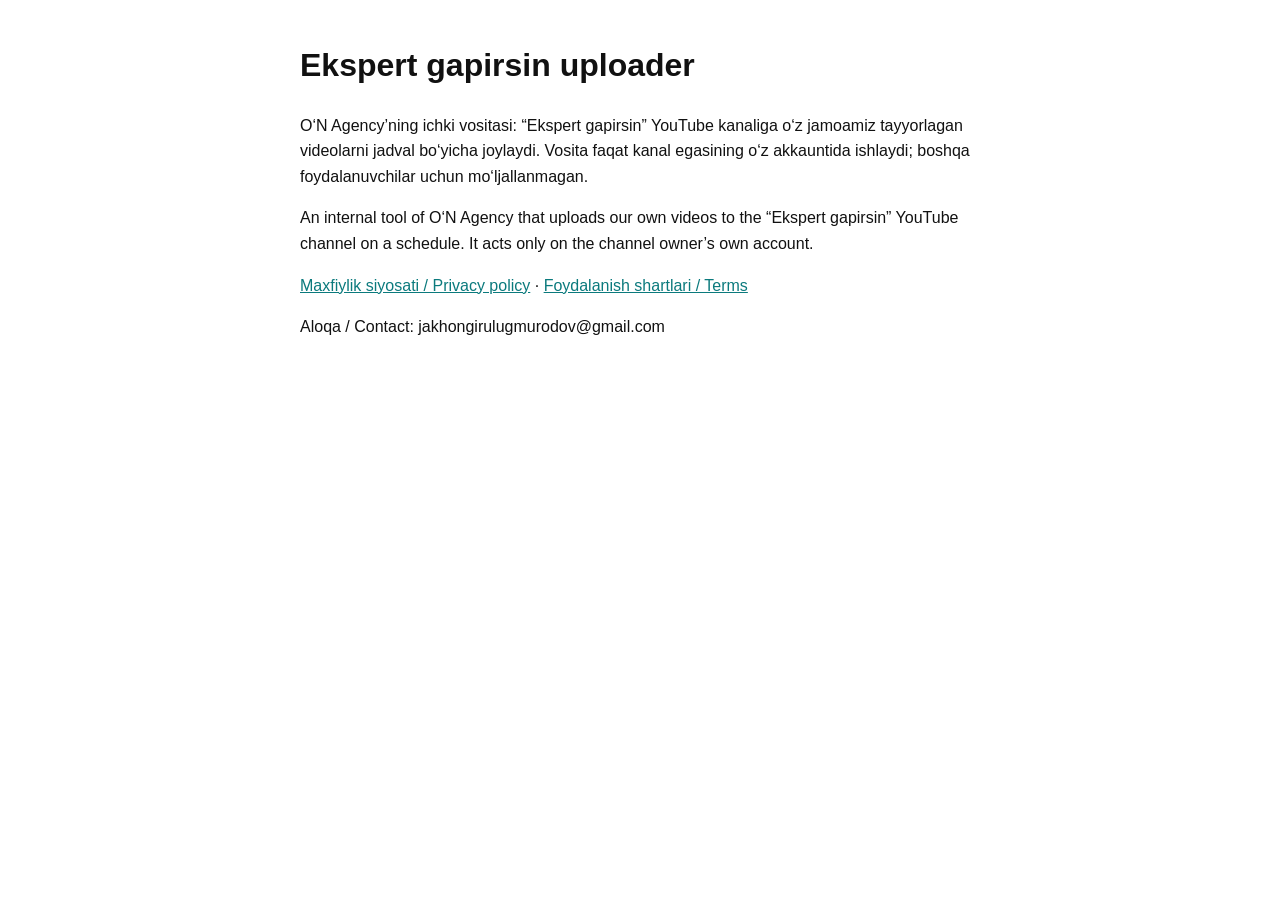
<file: docs/index.html>
<!doctype html><html lang="uz"><head><meta charset="utf-8"><meta name="viewport" content="width=device-width,initial-scale=1"><title>Ekspert gapirsin uploader</title>
<style>body{font-family:-apple-system,Arial,sans-serif;max-width:680px;margin:40px auto;padding:0 16px;line-height:1.6;color:#111}a{color:#0b7a7d}</style></head><body>
<h1>Ekspert gapirsin uploader</h1>
<p>O‘N Agency’ning ichki vositasi: “Ekspert gapirsin” YouTube kanaliga o‘z jamoamiz tayyorlagan videolarni jadval bo‘yicha joylaydi. Vosita faqat kanal egasining o‘z akkauntida ishlaydi; boshqa foydalanuvchilar uchun mo‘ljallanmagan.</p>
<p>An internal tool of O‘N Agency that uploads our own videos to the “Ekspert gapirsin” YouTube channel on a schedule. It acts only on the channel owner’s own account.</p>
<p><a href="privacy.html">Maxfiylik siyosati / Privacy policy</a> · <a href="terms.html">Foydalanish shartlari / Terms</a></p>
<p>Aloqa / Contact: jakhongirulugmurodov@gmail.com</p></body></html>
</file>
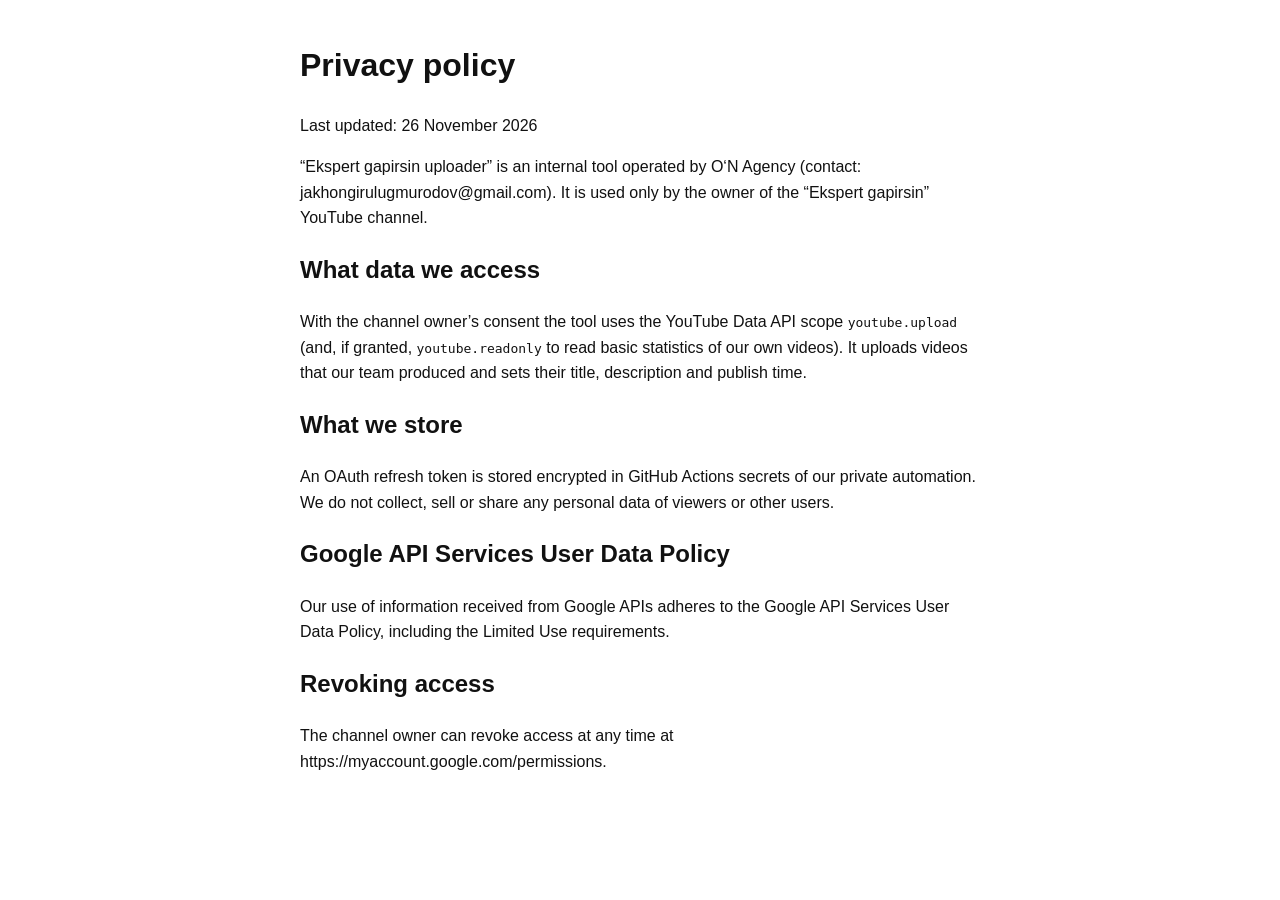
<file: docs/privacy.html>
<!doctype html><html lang="en"><head><meta charset="utf-8"><meta name="viewport" content="width=device-width,initial-scale=1"><title>Privacy policy — Ekspert gapirsin uploader</title>
<style>body{font-family:-apple-system,Arial,sans-serif;max-width:680px;margin:40px auto;padding:0 16px;line-height:1.6;color:#111}</style></head><body>
<h1>Privacy policy</h1><p>Last updated: 26 November 2026</p>
<p>“Ekspert gapirsin uploader” is an internal tool operated by O‘N Agency (contact: jakhongirulugmurodov@gmail.com). It is used only by the owner of the “Ekspert gapirsin” YouTube channel.</p>
<h2>What data we access</h2><p>With the channel owner’s consent the tool uses the YouTube Data API scope <code>youtube.upload</code> (and, if granted, <code>youtube.readonly</code> to read basic statistics of our own videos). It uploads videos that our team produced and sets their title, description and publish time.</p>
<h2>What we store</h2><p>An OAuth refresh token is stored encrypted in GitHub Actions secrets of our private automation. We do not collect, sell or share any personal data of viewers or other users.</p>
<h2>Google API Services User Data Policy</h2><p>Our use of information received from Google APIs adheres to the Google API Services User Data Policy, including the Limited Use requirements.</p>
<h2>Revoking access</h2><p>The channel owner can revoke access at any time at https://myaccount.google.com/permissions.</p>
</body></html>
</file>
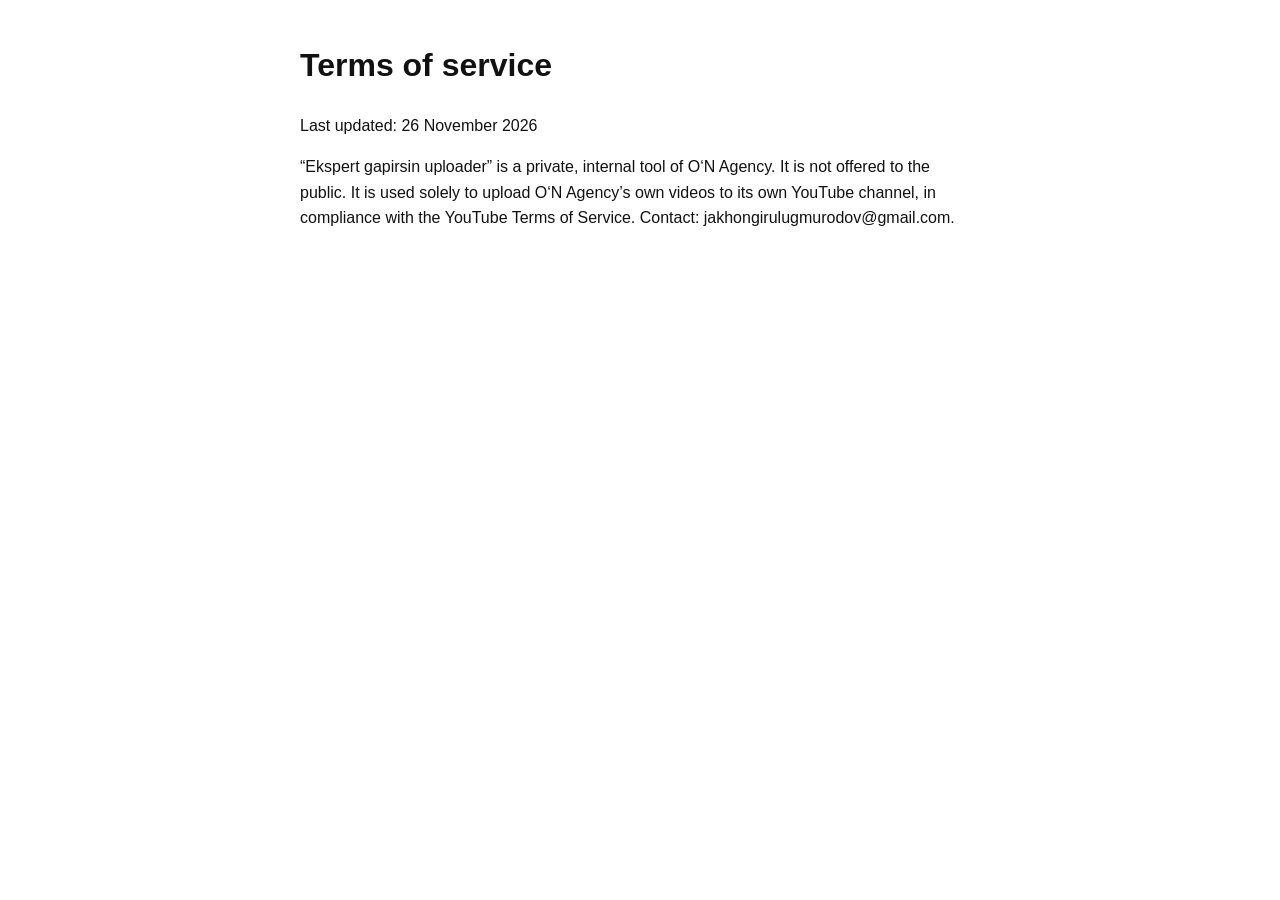
<file: docs/terms.html>
<!doctype html><html lang="en"><head><meta charset="utf-8"><meta name="viewport" content="width=device-width,initial-scale=1"><title>Terms — Ekspert gapirsin uploader</title>
<style>body{font-family:-apple-system,Arial,sans-serif;max-width:680px;margin:40px auto;padding:0 16px;line-height:1.6;color:#111}</style></head><body>
<h1>Terms of service</h1><p>Last updated: 26 November 2026</p>
<p>“Ekspert gapirsin uploader” is a private, internal tool of O‘N Agency. It is not offered to the public. It is used solely to upload O‘N Agency’s own videos to its own YouTube channel, in compliance with the YouTube Terms of Service. Contact: jakhongirulugmurodov@gmail.com.</p>
</body></html>
</file>
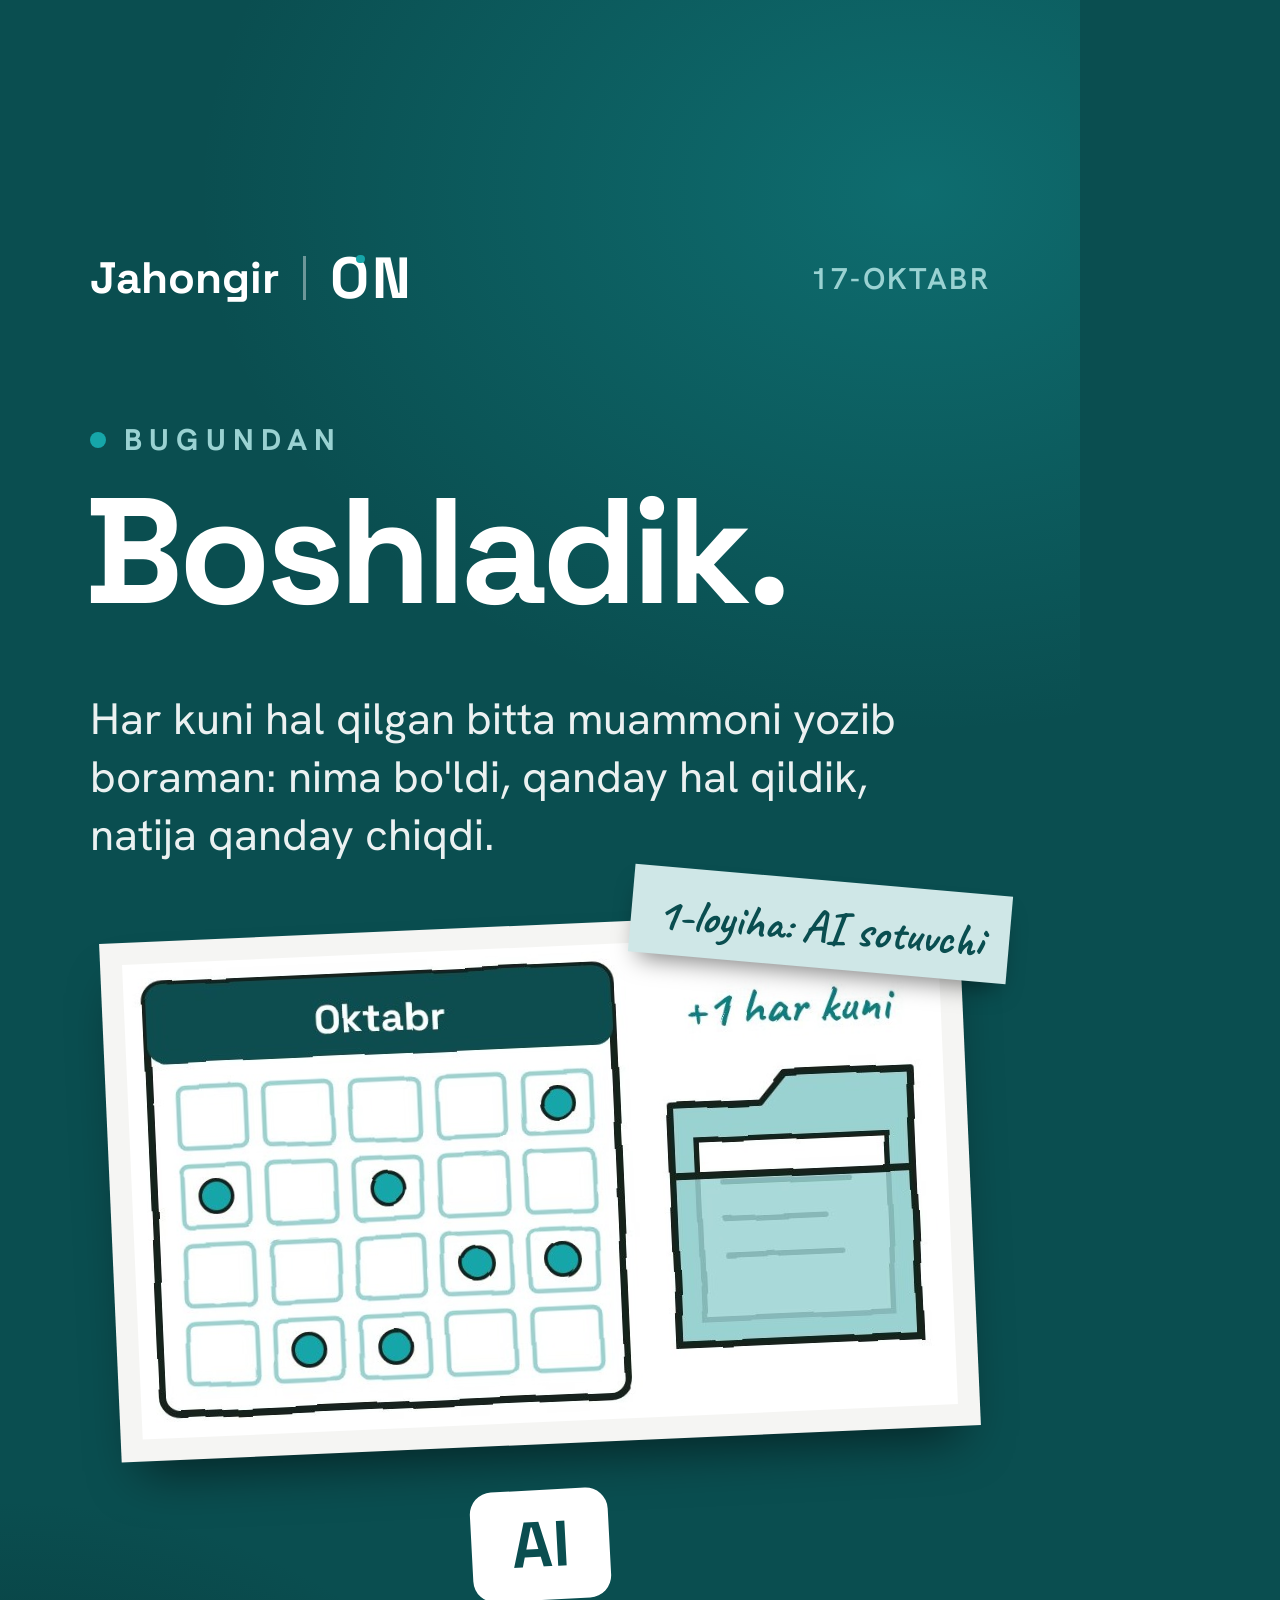
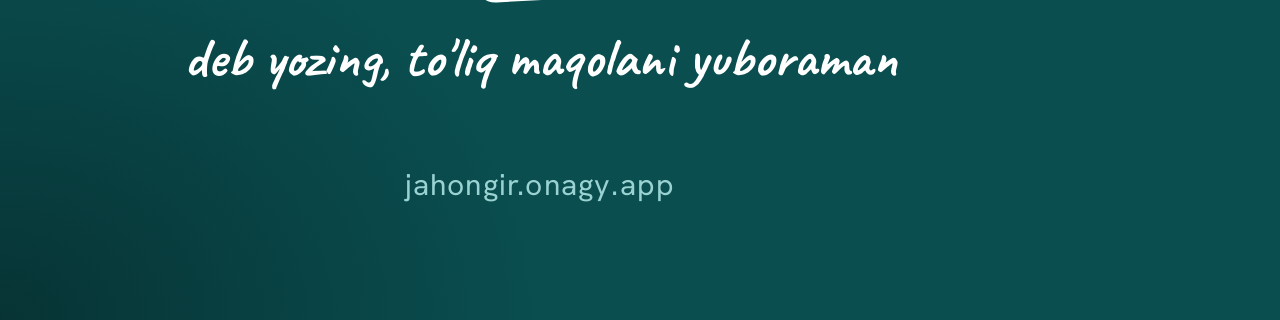
<file: tools/story/instagram.html>
<!doctype html><html><head><meta charset="utf-8"><link rel="stylesheet" href="https://fonts.googleapis.com/css2?family=Space+Grotesk:wght@400;500;700&family=Hanken+Grotesk:wght@400;500;600;700&family=Caveat:wght@500;700&display=swap"><style>
*{box-sizing:border-box;margin:0}
body{width:1080px;height:1920px;overflow:hidden;background:#0A4E50;font-family:'Hanken Grotesk',sans-serif;color:#fff;position:relative}
.g{position:absolute;inset:0;background:radial-gradient(1200px 900px at 85% 10%,rgba(22,166,169,.35),transparent 60%),radial-gradient(900px 700px at 0% 100%,rgba(6,40,41,.7),transparent 60%)}
.top{position:absolute;top:250px;left:90px;right:90px;display:flex;align-items:center;justify-content:space-between}
.brand{display:flex;align-items:center;font-family:'Space Grotesk';font-weight:700;font-size:44px}
.sep{width:3px;height:44px;background:rgba(255,255,255,.4);margin:0 24px}
.logo{display:inline-flex;align-items:flex-start;font-size:58px;letter-spacing:-.01em;line-height:.9}.logo .lo{position:relative;display:inline-block}.logo .lo::after{content:'';position:absolute;top:.05em;right:.06em;width:.15em;height:.15em;border-radius:50%;background:#16A6A9}.logo .ln{margin-left:.07em}
.date{font-size:30px;font-weight:600;color:#9AD2D2;letter-spacing:.08em;text-transform:uppercase}
.kick{position:absolute;top:420px;left:90px;font-size:30px;font-weight:700;letter-spacing:.24em;text-transform:uppercase;color:#9AD2D2;display:flex;align-items:center;gap:18px}
.kick b{width:16px;height:16px;border-radius:50%;background:#16A6A9}
h1{position:absolute;top:480px;left:84px;right:60px;font-family:'Space Grotesk';font-weight:700;font-size:150px;line-height:.95;letter-spacing:-.035em}
.lead{position:absolute;top:690px;left:90px;right:110px;font-size:44px;line-height:1.32;color:rgba(255,255,255,.92)}
.card{position:absolute;top:925px;left:110px;width:860px;background:#F5F5F3;padding:22px;transform:rotate(-2.5deg);box-shadow:0 30px 50px -20px rgba(0,0,0,.55)}
.card img{display:block;width:100%}
.note{position:absolute;top:880px;right:70px;transform:rotate(5deg);background:#CFE7E7;color:#0A4E50;font-family:'Caveat';font-weight:700;font-size:46px;padding:18px 26px 12px;box-shadow:0 14px 24px -10px rgba(0,0,0,.5)}
.btn{position:absolute;left:50%;transform:translateX(-50%);top:1490px;background:#fff;color:#0A4E50;font-family:'Space Grotesk';font-weight:700;font-size:42px;padding:32px 56px;border-radius:999px;white-space:nowrap;box-shadow:0 20px 40px -14px rgba(0,0,0,.6)}
.url{position:absolute;top:1765px;left:0;right:0;text-align:center;font-size:30px;color:#9AD2D2;letter-spacing:.04em}
</style></head><body><div class="g"></div>
<div class="top"><div class="brand">Jahongir<span class="sep"></span><span class="logo"><span class="lo">O</span><span class="ln">N</span></span></div><div class="date">17-oktabr</div></div>
<p class="kick"><b></b>Bugundan</p>
<h1>Boshladik.</h1>
<p class="lead">Har kuni hal qilgan bitta muammoni yozib boraman: nima bo'ldi, qanday hal qildik, natija qanday chiqdi.</p>
<div class="card"><img src="art.jpg"></div>
<div class="note">1-loyiha: AI sotuvchi</div>
<div class="btn" id="btn" style="background:none;box-shadow:none;padding:0;text-align:center;color:#fff"><span style="display:inline-block;background:#fff;color:#0A4E50;font-family:'Space Grotesk';font-weight:700;font-size:64px;padding:14px 40px;border-radius:22px;transform:rotate(-3deg)">AI</span><span style="display:block;font-family:'Caveat';font-size:56px;margin-top:22px">deb yozing, to'liq maqolani yuboraman</span></div>
<p class="url">jahongir.onagy.app</p>
</body></html>
</file>
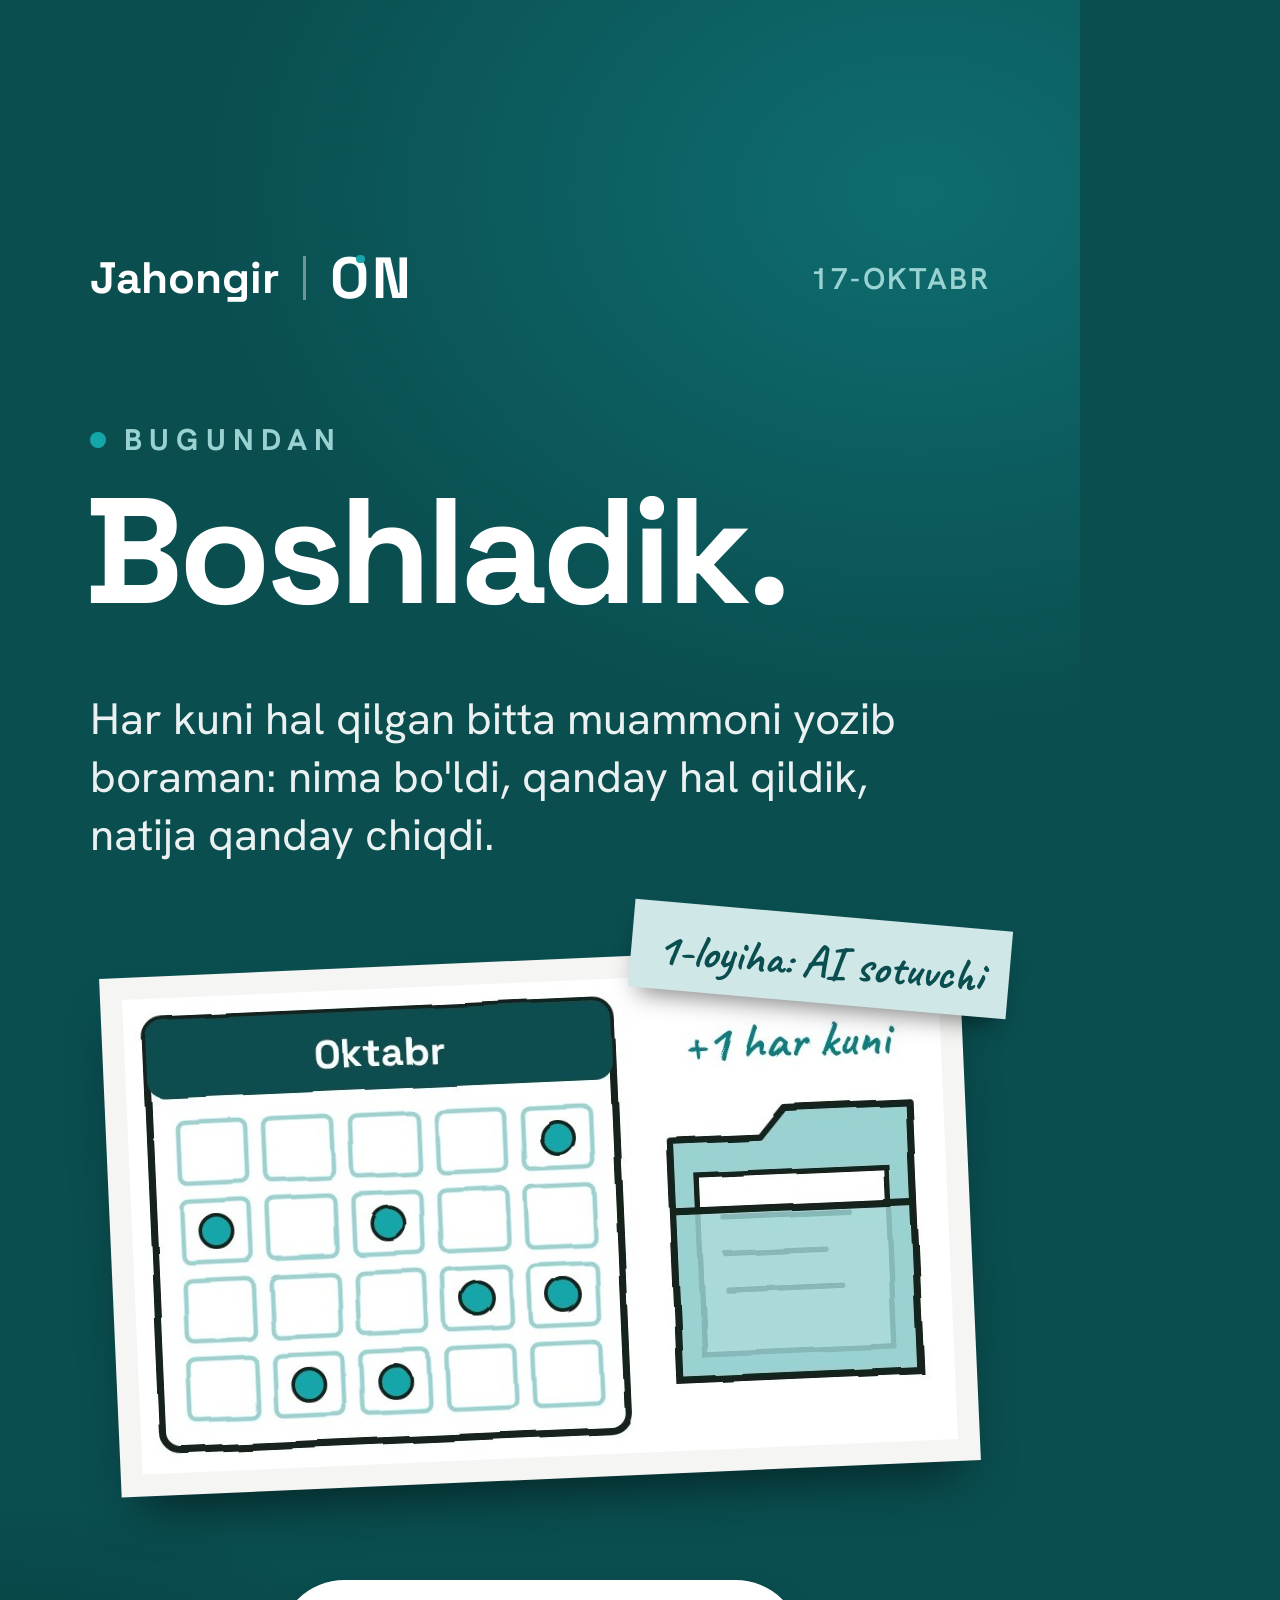
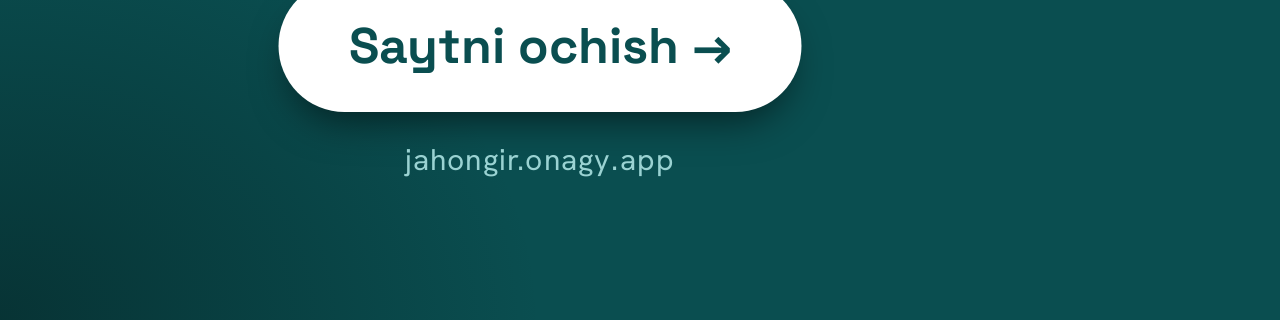
<file: tools/story/telegram.html>
<!doctype html><html><head><meta charset="utf-8"><link rel="stylesheet" href="https://fonts.googleapis.com/css2?family=Space+Grotesk:wght@400;500;700&family=Hanken+Grotesk:wght@400;500;600;700&family=Caveat:wght@500;700&display=swap"><style>
*{box-sizing:border-box;margin:0}
body{width:1080px;height:1920px;overflow:hidden;background:#0A4E50;font-family:'Hanken Grotesk',sans-serif;color:#fff;position:relative}
.g{position:absolute;inset:0;background:radial-gradient(1200px 900px at 85% 10%,rgba(22,166,169,.35),transparent 60%),radial-gradient(900px 700px at 0% 100%,rgba(6,40,41,.7),transparent 60%)}
.top{position:absolute;top:250px;left:90px;right:90px;display:flex;align-items:center;justify-content:space-between}
.brand{display:flex;align-items:center;font-family:'Space Grotesk';font-weight:700;font-size:44px}
.sep{width:3px;height:44px;background:rgba(255,255,255,.4);margin:0 24px}
.logo{display:inline-flex;align-items:flex-start;font-size:58px;letter-spacing:-.01em;line-height:.9}.logo .lo{position:relative;display:inline-block}.logo .lo::after{content:'';position:absolute;top:.05em;right:.06em;width:.15em;height:.15em;border-radius:50%;background:#16A6A9}.logo .ln{margin-left:.07em}
.date{font-size:30px;font-weight:600;color:#9AD2D2;letter-spacing:.08em;text-transform:uppercase}
.kick{position:absolute;top:420px;left:90px;font-size:30px;font-weight:700;letter-spacing:.24em;text-transform:uppercase;color:#9AD2D2;display:flex;align-items:center;gap:18px}
.kick b{width:16px;height:16px;border-radius:50%;background:#16A6A9}
h1{position:absolute;top:480px;left:84px;right:60px;font-family:'Space Grotesk';font-weight:700;font-size:150px;line-height:.95;letter-spacing:-.035em}
.lead{position:absolute;top:690px;left:90px;right:110px;font-size:44px;line-height:1.32;color:rgba(255,255,255,.92)}
.card{position:absolute;top:960px;left:110px;width:860px;background:#F5F5F3;padding:22px;transform:rotate(-2.5deg);box-shadow:0 30px 50px -20px rgba(0,0,0,.55)}
.card img{display:block;width:100%}
.note{position:absolute;top:915px;right:70px;transform:rotate(5deg);background:#CFE7E7;color:#0A4E50;font-family:'Caveat';font-weight:700;font-size:46px;padding:18px 26px 12px;box-shadow:0 14px 24px -10px rgba(0,0,0,.5)}
.btn{position:absolute;left:50%;transform:translateX(-50%);top:1580px;background:#fff;color:#0A4E50;font-family:'Space Grotesk';font-weight:700;font-size:50px;padding:34px 70px;border-radius:999px;white-space:nowrap;box-shadow:0 20px 40px -14px rgba(0,0,0,.6)}
.url{position:absolute;top:1740px;left:0;right:0;text-align:center;font-size:30px;color:#9AD2D2;letter-spacing:.04em}
</style></head><body><div class="g"></div>
<div class="top"><div class="brand">Jahongir<span class="sep"></span><span class="logo"><span class="lo">O</span><span class="ln">N</span></span></div><div class="date">17-oktabr</div></div>
<p class="kick"><b></b>Bugundan</p>
<h1>Boshladik.</h1>
<p class="lead">Har kuni hal qilgan bitta muammoni yozib boraman: nima bo'ldi, qanday hal qildik, natija qanday chiqdi.</p>
<div class="card"><img src="art.jpg"></div>
<div class="note">1-loyiha: AI sotuvchi</div>
<a class="btn" id="btn">Saytni ochish →</a>
<p class="url">jahongir.onagy.app</p>
</body></html>
</file>
